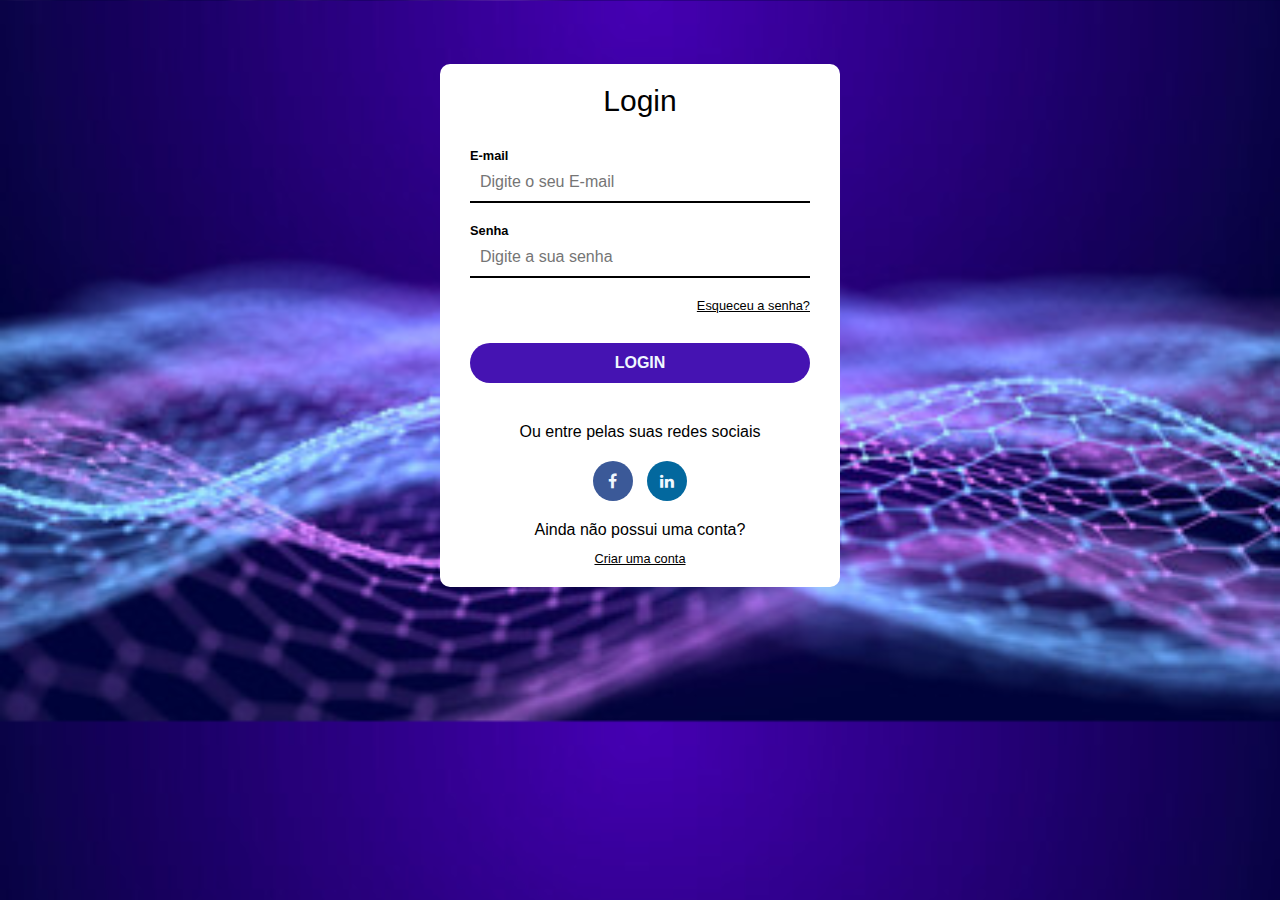
<file: index.html>
<!DOCTYPE html>
<html lang="en">
<head>
    <meta charset="UTF-8">
    <meta http-equiv="X-UA-Compatible" content="IE=edge">
    <meta name="viewport" content="width=device-width, initial-scale=1.0">
    <title>Login</title>
    <link rel="stylesheet" href="https://stackpath.bootstrapcdn.com/font-awesome/4.7.0/css/font-awesome.min.css">
    <link rel="stylesheet" href="/css/styles.css">
</head>
<body>
   <div id="login-container">
     <hi>Login</hi>
         <form action="">
        <label for="email"E-mail>E-mail</label>
        <input type="email" name="email" id="email" placeholder="Digite o seu E-mail" autocomplete="off">
        <label for="password">Senha</label>
        <input type="password" name="password"  id="password" placeholder="Digite a sua senha">
         <a href="#" id="forgot-passoword">Esqueceu a senha?</a>
        <input type="submit" value="Login">
    </form>
    <div id="social-container"> 
      <p>Ou entre pelas suas redes sociais</p>
        <i class="fa fa-facebook-f"></i>
     <i class="fa fa-linkedin"></i>
     

    </div>
    <div id="register-container">
        <p>Ainda não possui uma conta?</p>
         <a href="http://127.0.0.1:5501/cadastro/index2.html">Criar uma conta</a>

   
    </div>
   </div>
 </body>
</html>
</file>
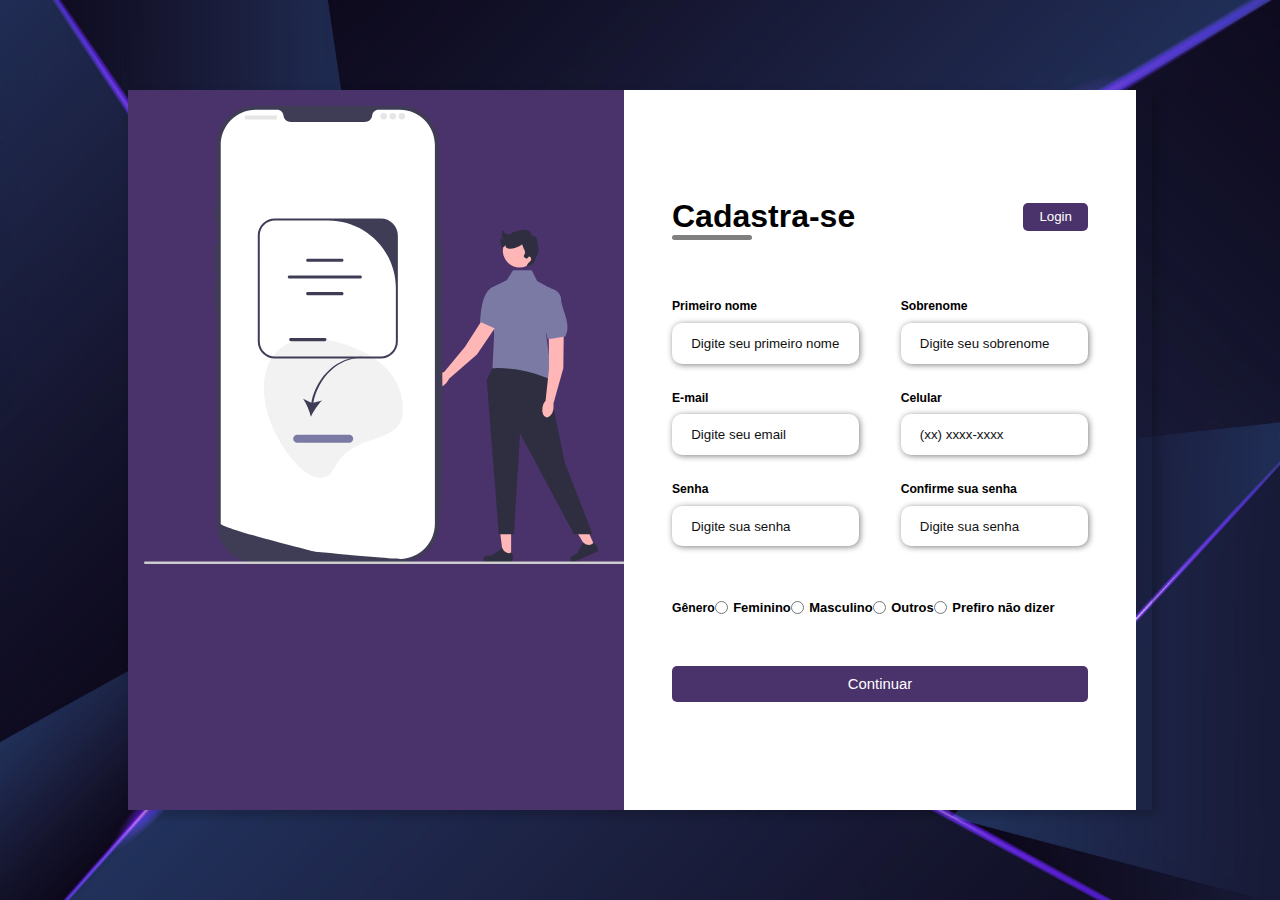
<file: cadastro/index2.html>
<!DOCTYPE html>
<html lang="en">
<head>
    <meta charset="UTF-8">
    <meta http-equiv="X-UA-Compatible" content="IE=edge">
    <meta name="viewport" content="width=device-width, initial-scale=1.0">
    <link rel="stylesheet" href="https://stackpath.bootstrapcdn.com/font-awesome/4.7.0/css/font-awesome.min.css">
    <link rel="stylesheet" href="/cadastro/css/style.css">
    <title>Formulario de cadastro</title>

  
</head>
<body>
    <div class="container">
        <div class="form-image">
            <img src="../cadastro/img/undraw_modern_design_re_dlp8.svg">
        </div>
        <div class="form">
            <form action="#">
                <div class="form-header">
                    <div class="title">
                        <h1>Cadastra-se</h1>
                      </div>
                      <div class="login-button">
                    <button><a href="http://127.0.0.1:5501/index.html">Login</a> </button>
                      </div>   
                </div>
                <div class="input-group">
                 <div class="input-box">
                    <label for="firstname">Primeiro nome</label>
                    <input id="firstname" type="text" name="firstname" placeholder="Digite seu primeiro nome" required>
                 </div>    
                 
                 <div class="input-box">
                    <label for="lastname">Sobrenome</label>
                    <input id="lastname" type="text" name="lastname" placeholder="Digite seu sobrenome" required>
                 </div>       
                 
                 <div class="input-box">
                    <label for="email">E-mail</label>
                    <input id="email" type="email" name="email" placeholder="Digite seu email" required>
                 </div>    

                 <div class="input-box">
                    <label for="number">Celular</label>
                    <input id="number" type="tel" name="number" placeholder="(xx) xxxx-xxxx" required>
                 </div>

                 <div class="input-box">
                    <label for="password">Senha</label>
                    <input id="password" type="password" name="password" placeholder="Digite sua senha" required>
                 </div>   
                 
                 
                 <div class="input-box">
                    <label for="password">Confirme sua senha</label>
                    <input id="password" type="password" name="Confirmpassword" placeholder="Digite sua senha" required>
                 </div>       
                </div>
                <div class="gender-input">
                    <div class="gender-title">
                        <h6>Gênero</h6>
                    </div>
                    <div class="gender-group">
                        <div class="gender-input">
                            <input type="radio" id="female" name="gender">
                            <label for="female">Feminino</label>
                        </div>
                      
                        <div class="gender-input">
                            <input type="radio" id="male" name="gender">
                            <label for="male">Masculino</label>
                        </div>
                      
                        <div class="gender-input">
                            <input type="radio" id="others" name="gender">
                            <label for="others">Outros</label>
                        </div>
                        <div class="gender-input">
                            <input type="radio" id="none" name="gender">
                            <label for="none">Prefiro não dizer</label>
                        </div>
                    </div>
                </div>
                <div class="continues-button">
                    <button><a href="#">Continuar</a></button>


                </div>

            </form>
        </div>
    </div>
    

</body>
</html>
</file>
<file: css/styles.css>
*{
    margin: 0;
    padding: 0;
    box-sizing: border-box;
    font-family: Helvetica;
    color: rgb(0, 0, 0);
    border: none;
}
hi{
    font-size: 30px;

}
 body{
    background-image: url('../img/tecs.jpg') ;
    background-size: cover; 
}
textarea:focus, input:focus{
    outline: none

}
a, label{
    font-size: .8rem;

}
a:hover{
    color:#1a6fd7
}
#login-container{
    background-color: #fff;
    width: 400px;
    margin-left: auto;
    margin-right: auto;
    padding: 20px 30px;
    margin-top: 5%;
    border-radius: 10px;
    text-align: center;
 
 
 }
 form{
    margin-top: 30px;
    margin-bottom: 40px;
 }
 label, input{
    display: block;
    width: 100%;
    text-align: left;
}
label{
    font-weight: bold;
}
input{
  
    border-bottom: 2px solid;
    padding: 10px;
    font-size: 1rem;
    margin-bottom: 20px ;
}
input:focus{
    border-bottom: 2px solid #5131e1;
}
#forgot-passoword{
    text-align: right;
    display: block;
}
input[type="submit"]{
    text-align: center;
    text-transform: uppercase;
    font-weight: bold;
    border: none;
    height: 40px;
    border-radius: 20px;
    margin-top: 30px;
    color: aliceblue;
    background-color: #4513b2;
    cursor: pointer;
}
input[type="submit"]:hover{
    background-color: rgb(4, 7, 36);
    transition: .6s;
}
#social-container, #social-container p{
    margin-bottom: 20px;
}

#social-container i{
    height: 40px ;
    width: 40px;
    border-radius: 50%;
    line-height: 40px;
    color:aliceblue;
    margin: 0 5px;
    cursor: pointer;
}	

.fa-facebook-f{
    background-color: #3B5998;
   
}
.fa-linkedin{
    background-color: #03689e ;
}

#register-container p{
    margin-bottom: 10px;
}
</file>
<file: cadastro/css/style.css>
* {
    padding: 0;
    margin: 0;
    box-sizing: border-box;
    font-family: Helvetica;

}

body{
    width: 100%;
    height: 100vh;
    display: flex;
    justify-content: center;
    align-items: center;
    background-image: url('../img/uit.png') ;
    background-size: cover; 

}

.container{
    width: 80%;
    height: 80vh;
    display: flex ;
    box-shadow: 5px 5px 10px rgba(0, 0 , 0, .212);

}
.form-image{

    width: 50%;
    height: flex ;
    justify-content: center;
    align-items: center;
    background-color:rgb(74, 50, 107);
    padding: 1rem;
}
.form-image{
    width: 31rem;

}
.form{
    width: 50%;
    display: flex;
    justify-content: center;
    align-items: center;
    flex-direction: column;
    background-color: #fff;
    padding: 3rem;
}

.form-header{
    margin-bottom: 3rem;
    display: flex;
    justify-content: space-between;

}

.login-button{
    display: flex;
    align-items: center;
}
.login-button button{
    border: none;
    background-color: rgb(74, 50, 107);;
    padding:  0.4rem 1rem;
    border-radius: 5px;
    cursor: pointer;
}
.login-button button:hover{
    background-color: rgb(66, 59, 59);
    transition: 0.5s;
}
.login-button button a{
    text-decoration: none;
    font-weight: 500;
    color:#fff
}
.form-header h1::after{
    content: '';
    display: block;
    width: 5rem;
    height: 0.3rem;
    background-color: grey;
    margin: 0 auto;
    position: absolute;
    border-radius: 10px;
}
.input-group{
    display: flex;
    flex-wrap: wrap;
    justify-content: space-between;
    padding: 1rem 0;
}

.input-box{
    display: flex;
    flex-direction: column;
    margin-bottom: 1.1rem ;

}

.input-box input{
margin: 0.6rem 0;
padding: 0.8rem 1.2rem;
border: none;
border-radius: 10px;
box-shadow: 1px 1px 6px grey;
}

.input-box input:hover{
    background-color:rgb(239, 233, 239) ;
}

.input-box input:focus-visible{
    outline: 1px solid rgb(84, 92, 106);
}
.input-box label, .gender-title h6{
    font-size: 0.76rem;
    font-weight: 599 ;
    color: black ;
}
.input-box input::placeholder{
    color: rgb(17, 17, 17);
}

.gender-group{
    display: flex;
    justify-content: space-between;
    margin-top: 0.62rem;
    padding: 0  0 .7rem
}
.gender-input{
    display: flex;
    align-items: center;
}
.gender-input input {
    margin-right: 0.35rem;
}
.gender-input label {
    font-size: 0.81rem;
    font-weight: 600;
    color: black;
}

.continues-button button {
    width: 100%;
    margin-top: 2.5rem;
    border: none;
    background-color:rgb(74, 50, 107);;
    padding: 0.62rem;
    border-radius: 5px;
    cursor: pointer;
}

.continues-button button:hover {
    background-color: rgb(66, 59, 59);
    transition: 0.5s;
}

.continues-button button a{
    text-decoration: none;
    font-size: 0.93rem;
    font-weight: 520;
    color: #fff;
}

 /* reformulando para se encaixar na forma expansica */
/* @media screen and (max-width: 1330px){
    .form-image{
        display: none;
    }
    .container{
        width: 50%;
    }
    .form{
        width: 100%;

    }
    
}

@media screen and(max-width: 1064px) {
    .container{
        width: 90%;
        height: auto;
    }
    .input-group{
        flex-direction: column;
        overflow: scroll;
        flex-wrap: nowrap;
        max-height: 10rem;
        padding-right: 5rem;
    }
    .gender-input{
        margin-top: 2rem;

    }
    .gender-group{
        flex-direction: column;
    }
    .gender-input{
        margin-top: 0.5rem ;

    }
}
</file>
